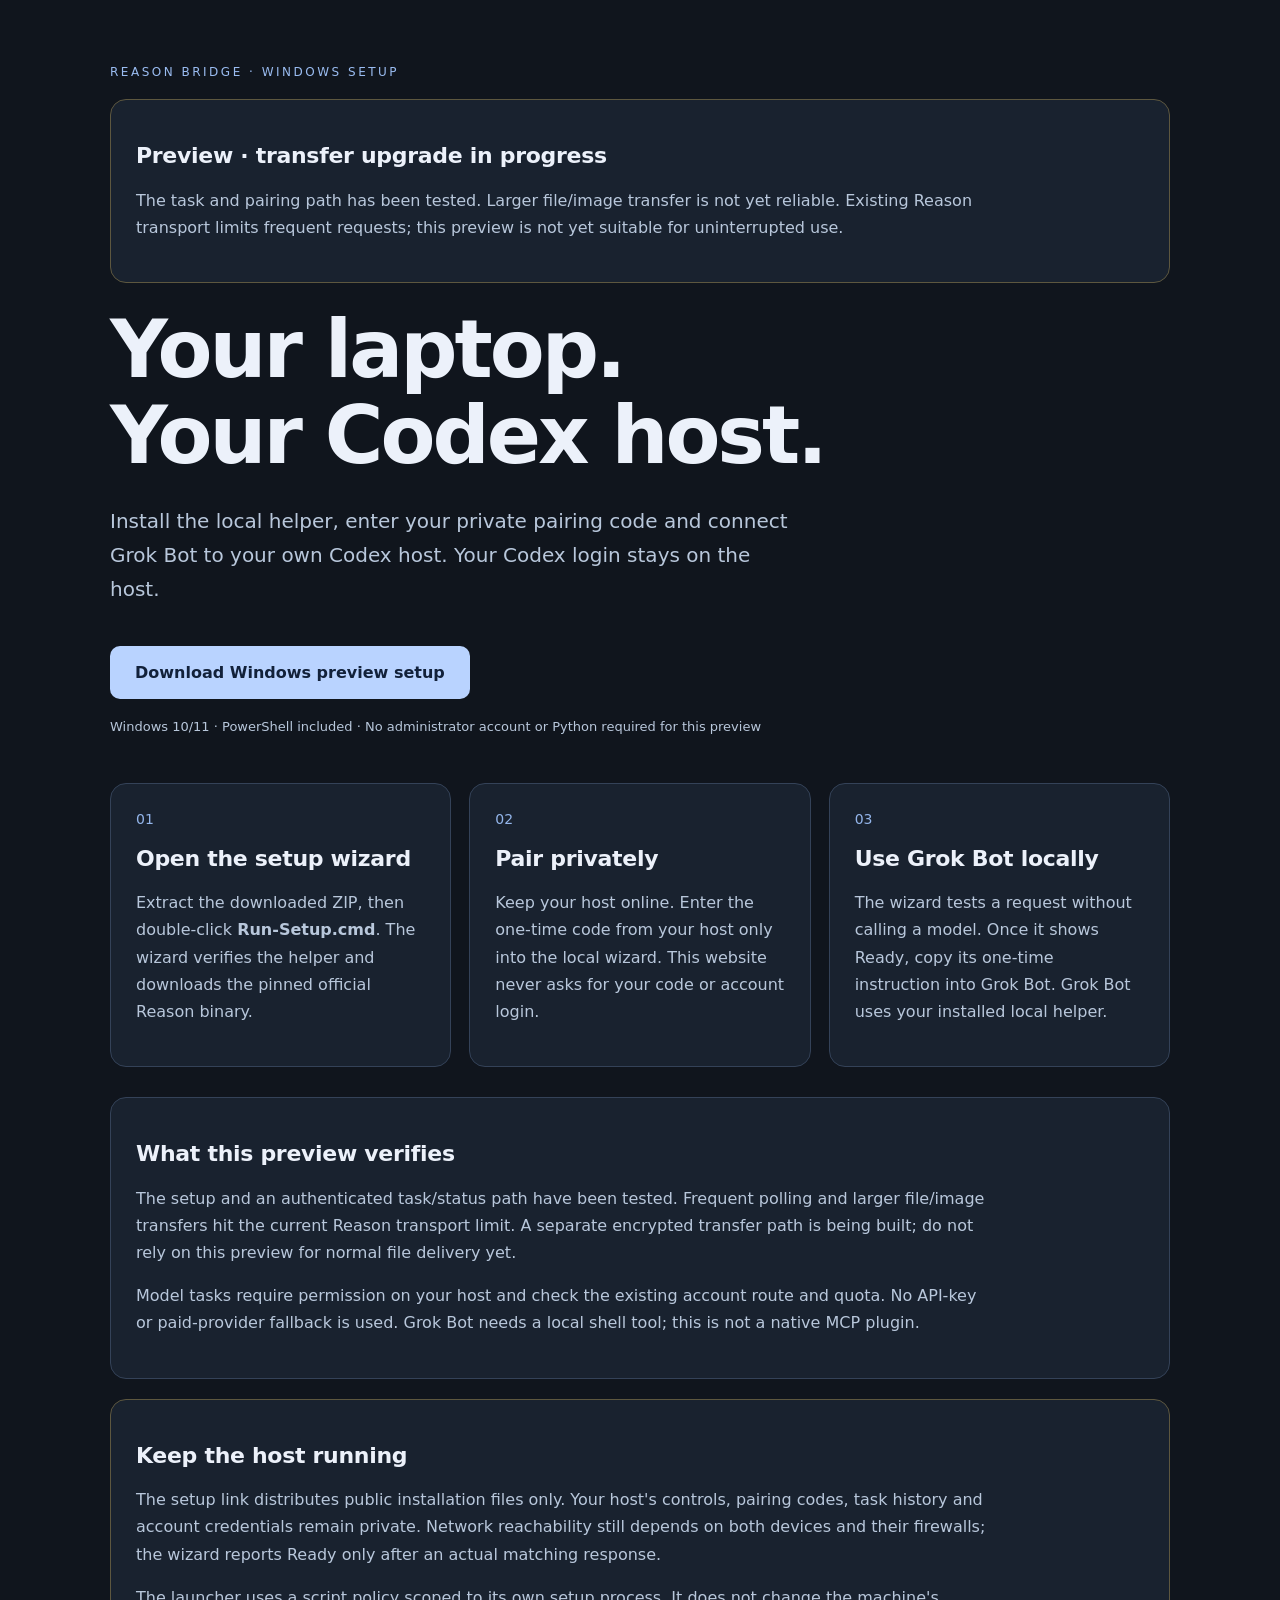
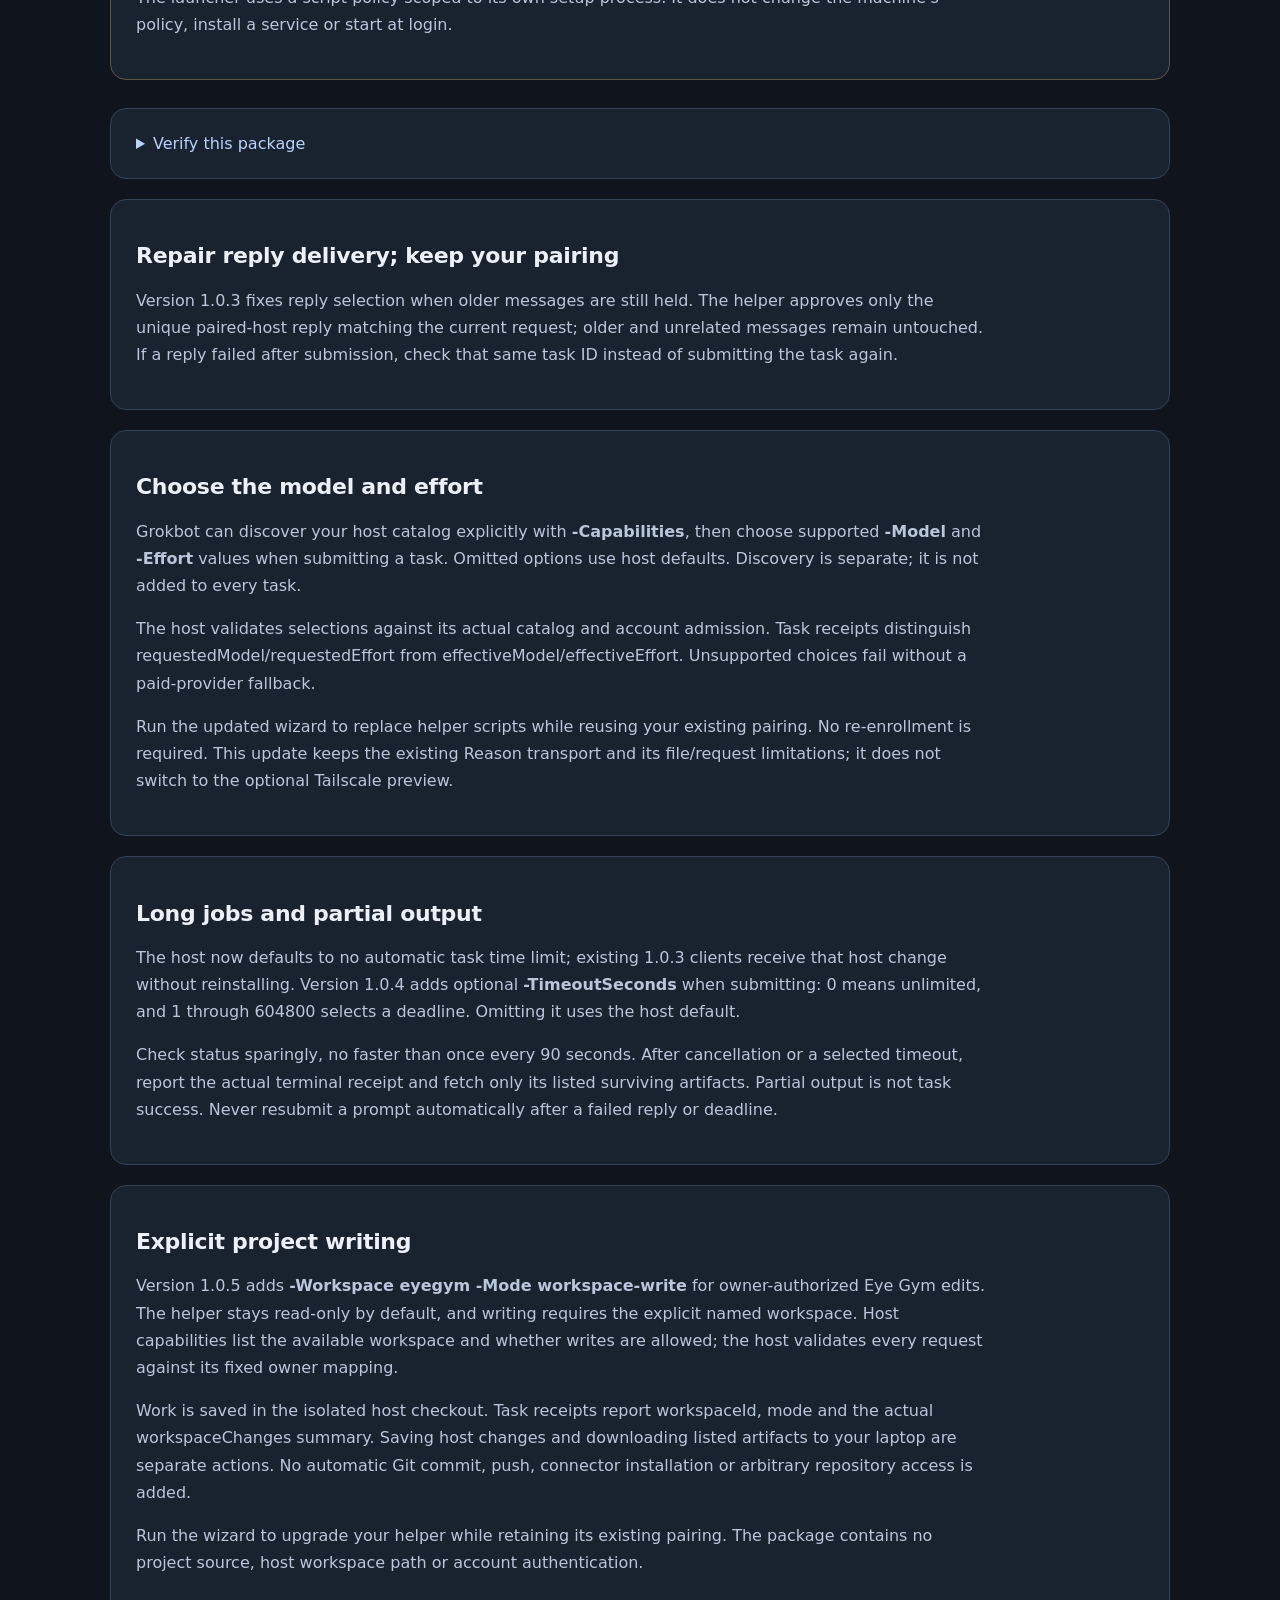
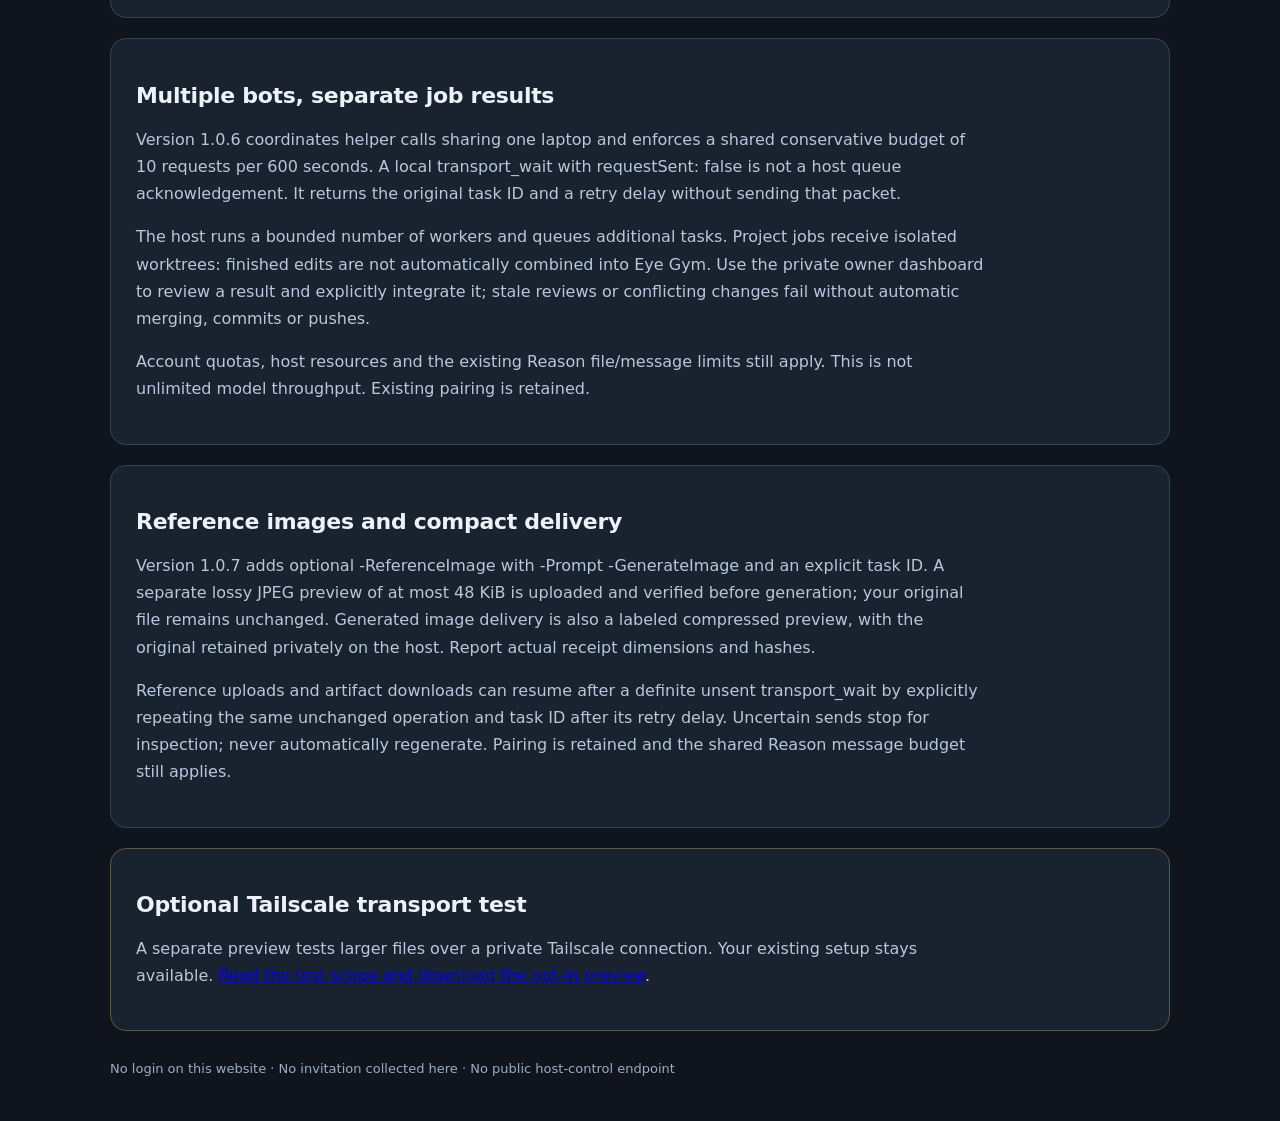
<file: index.html>
<!doctype html><html lang="en"><head><meta charset="utf-8"><meta name="viewport" content="width=device-width,initial-scale=1"><title>Reason Bridge · Connect a Windows laptop</title><link rel="stylesheet" href="style.css"></head><body><main>
<div class="eyebrow">REASON BRIDGE · WINDOWS SETUP</div><section class="note"><h2>Preview · transfer upgrade in progress</h2><p>The task and pairing path has been tested. Larger file/image transfer is not yet reliable. Existing Reason transport limits frequent requests; this preview is not yet suitable for uninterrupted use.</p></section><h1>Your laptop.<br>Your Codex host.</h1><p class="lead">Install the local helper, enter your private pairing code and connect Grok Bot to your own Codex host. Your Codex login stays on the host.</p>
<a class="download" href="ReasonBridge-Windows-Setup-1.0.7.zip" download>Download Windows preview setup</a><p class="small">Windows 10/11 · PowerShell included · No administrator account or Python required for this preview</p>
<div class="steps"><article><span>01</span><h2>Open the setup wizard</h2><p>Extract the downloaded ZIP, then double-click <strong>Run-Setup.cmd</strong>. The wizard verifies the helper and downloads the pinned official Reason binary.</p></article><article><span>02</span><h2>Pair privately</h2><p>Keep your host online. Enter the one-time code from your host only into the local wizard. This website never asks for your code or account login.</p></article><article><span>03</span><h2>Use Grok Bot locally</h2><p>The wizard tests a request without calling a model. Once it shows Ready, copy its one-time instruction into Grok Bot. Grok Bot uses your installed local helper.</p></article></div>
<section><h2>What this preview verifies</h2><p>The setup and an authenticated task/status path have been tested. Frequent polling and larger file/image transfers hit the current Reason transport limit. A separate encrypted transfer path is being built; do not rely on this preview for normal file delivery yet.</p><p>Model tasks require permission on your host and check the existing account route and quota. No API-key or paid-provider fallback is used. Grok Bot needs a local shell tool; this is not a native MCP plugin.</p></section>
<section class="note"><h2>Keep the host running</h2><p>The setup link distributes public installation files only. Your host's controls, pairing codes, task history and account credentials remain private. Network reachability still depends on both devices and their firewalls; the wizard reports Ready only after an actual matching response.</p><p>The launcher uses a script policy scoped to its own setup process. It does not change the machine's policy, install a service or start at login.</p></section>
<details><summary>Verify this package</summary><p>SHA256 of ReasonBridge-Windows-Setup-1.0.7.zip:</p><code>c31057c46e37630d3ddfe41a1d0829a8caa58046754eb2f5855fa09bcbaadf55</code><p>Version 1.0.7. The ZIP contains only the reviewed setup wizard and client helper files, with their checksum manifest.</p></details>
<section><h2>Repair reply delivery; keep your pairing</h2><p>Version 1.0.3 fixes reply selection when older messages are still held. The helper approves only the unique paired-host reply matching the current request; older and unrelated messages remain untouched. If a reply failed after submission, check that same task ID instead of submitting the task again.</p></section><section><h2>Choose the model and effort</h2><p>Grokbot can discover your host catalog explicitly with <strong>-Capabilities</strong>, then choose supported <strong>-Model</strong> and <strong>-Effort</strong> values when submitting a task. Omitted options use host defaults. Discovery is separate; it is not added to every task.</p><p>The host validates selections against its actual catalog and account admission. Task receipts distinguish requestedModel/requestedEffort from effectiveModel/effectiveEffort. Unsupported choices fail without a paid-provider fallback.</p><p>Run the updated wizard to replace helper scripts while reusing your existing pairing. No re-enrollment is required. This update keeps the existing Reason transport and its file/request limitations; it does not switch to the optional Tailscale preview.</p></section><section><h2>Long jobs and partial output</h2><p>The host now defaults to no automatic task time limit; existing 1.0.3 clients receive that host change without reinstalling. Version 1.0.4 adds optional <strong>-TimeoutSeconds</strong> when submitting: 0 means unlimited, and 1 through 604800 selects a deadline. Omitting it uses the host default.</p><p>Check status sparingly, no faster than once every 90 seconds. After cancellation or a selected timeout, report the actual terminal receipt and fetch only its listed surviving artifacts. Partial output is not task success. Never resubmit a prompt automatically after a failed reply or deadline.</p></section><section><h2>Explicit project writing</h2><p>Version 1.0.5 adds <strong>-Workspace eyegym -Mode workspace-write</strong> for owner-authorized Eye Gym edits. The helper stays read-only by default, and writing requires the explicit named workspace. Host capabilities list the available workspace and whether writes are allowed; the host validates every request against its fixed owner mapping.</p><p>Work is saved in the isolated host checkout. Task receipts report workspaceId, mode and the actual workspaceChanges summary. Saving host changes and downloading listed artifacts to your laptop are separate actions. No automatic Git commit, push, connector installation or arbitrary repository access is added.</p><p>Run the wizard to upgrade your helper while retaining its existing pairing. The package contains no project source, host workspace path or account authentication.</p></section><section><h2>Multiple bots, separate job results</h2><p>Version 1.0.6 coordinates helper calls sharing one laptop and enforces a shared conservative budget of 10 requests per 600 seconds. A local transport_wait with requestSent: false is not a host queue acknowledgement. It returns the original task ID and a retry delay without sending that packet.</p><p>The host runs a bounded number of workers and queues additional tasks. Project jobs receive isolated worktrees: finished edits are not automatically combined into Eye Gym. Use the private owner dashboard to review a result and explicitly integrate it; stale reviews or conflicting changes fail without automatic merging, commits or pushes.</p><p>Account quotas, host resources and the existing Reason file/message limits still apply. This is not unlimited model throughput. Existing pairing is retained.</p></section><section><h2>Reference images and compact delivery</h2><p>Version 1.0.7 adds optional -ReferenceImage with -Prompt -GenerateImage and an explicit task ID. A separate lossy JPEG preview of at most 48 KiB is uploaded and verified before generation; your original file remains unchanged. Generated image delivery is also a labeled compressed preview, with the original retained privately on the host. Report actual receipt dimensions and hashes.</p><p>Reference uploads and artifact downloads can resume after a definite unsent transport_wait by explicitly repeating the same unchanged operation and task ID after its retry delay. Uncertain sends stop for inspection; never automatically regenerate. Pairing is retained and the shared Reason message budget still applies.</p></section><section class="note"><h2>Optional Tailscale transport test</h2><p>A separate preview tests larger files over a private Tailscale connection. Your existing setup stays available. <a href="tailscale-preview.html">Read the test scope and download the opt-in preview</a>.</p></section><footer>No login on this website · No invitation collected here · No public host-control endpoint</footer>
</main></body></html>
</file>
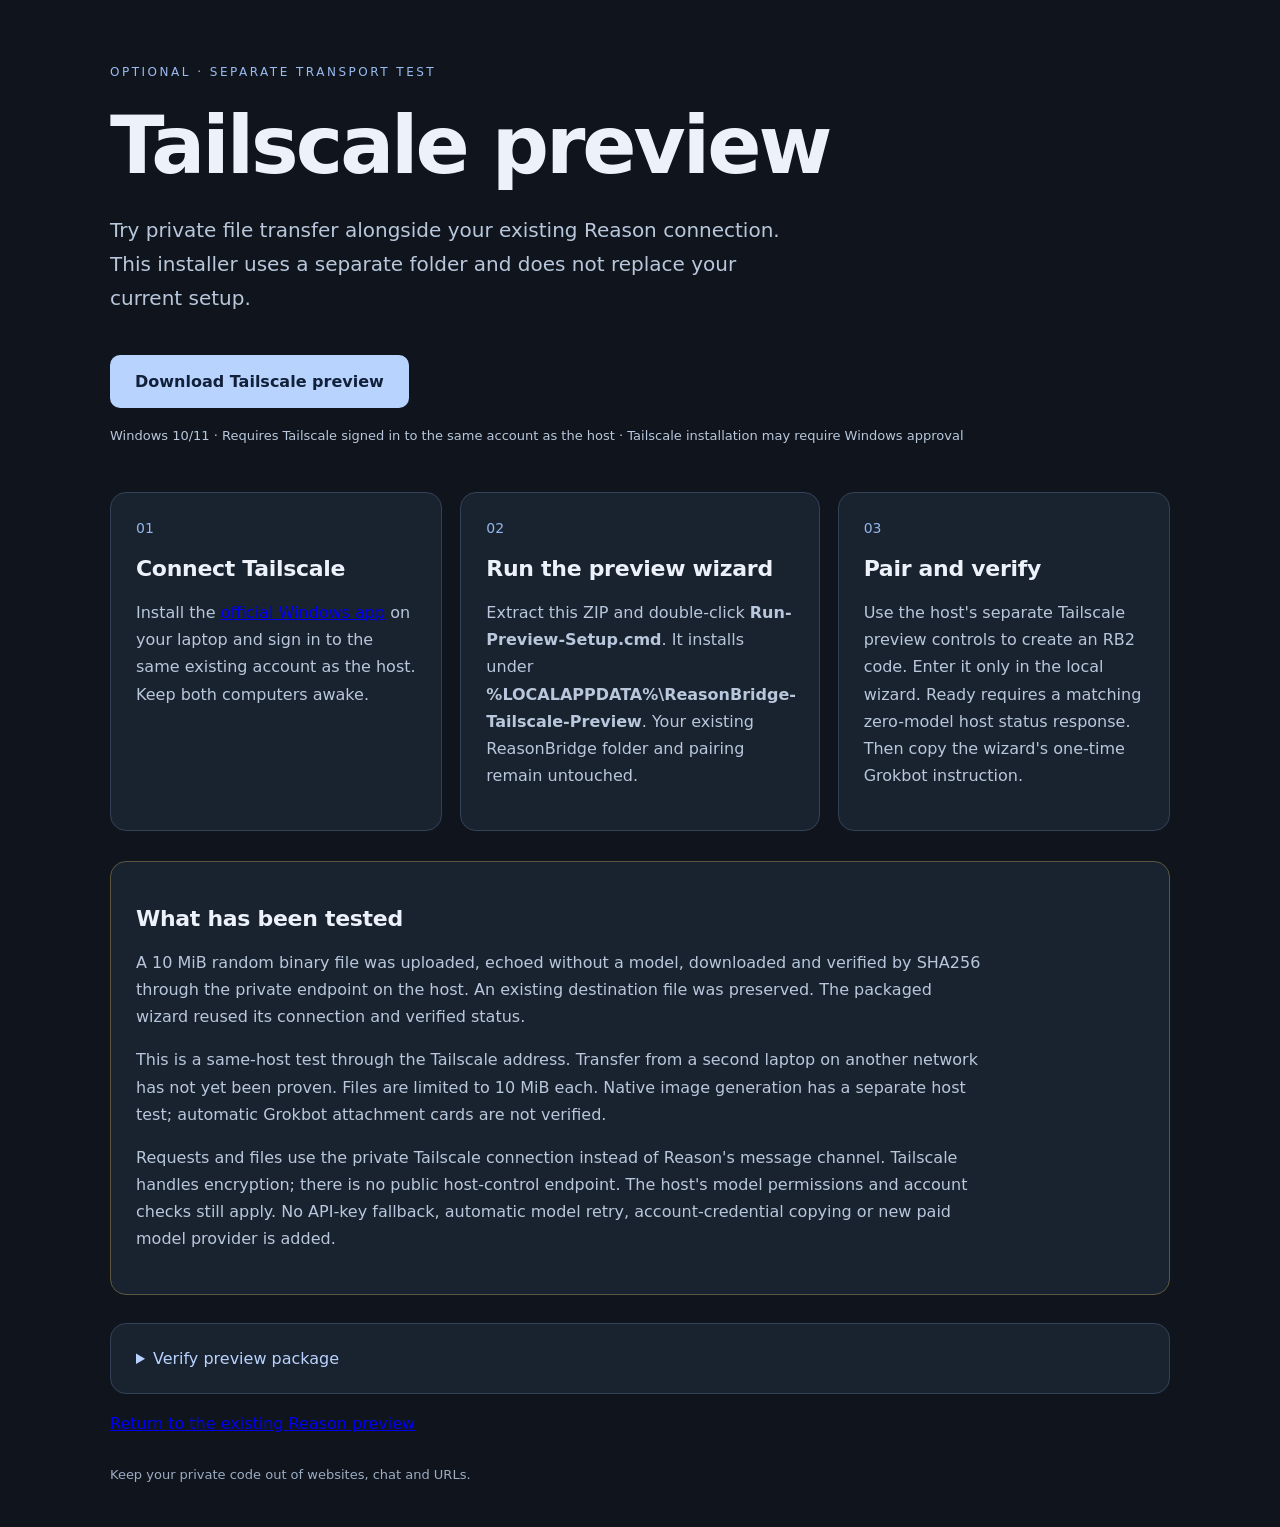
<file: tailscale-preview.html>
<!doctype html><html lang="en"><head><meta charset="utf-8"><meta name="viewport" content="width=device-width,initial-scale=1"><title>Tailscale transport preview</title><link rel="stylesheet" href="style.css"></head><body><main><div class="eyebrow">OPTIONAL · SEPARATE TRANSPORT TEST</div><h1>Tailscale preview</h1><p class="lead">Try private file transfer alongside your existing Reason connection. This installer uses a separate folder and does not replace your current setup.</p><a class="download" href="ReasonBridge-Tailscale-Preview.zip" download>Download Tailscale preview</a><p class="small">Windows 10/11 · Requires Tailscale signed in to the same account as the host · Tailscale installation may require Windows approval</p><div class="steps"><article><span>01</span><h2>Connect Tailscale</h2><p>Install the <a href="https://tailscale.com/download/windows">official Windows app</a> on your laptop and sign in to the same existing account as the host. Keep both computers awake.</p></article><article><span>02</span><h2>Run the preview wizard</h2><p>Extract this ZIP and double-click <strong>Run-Preview-Setup.cmd</strong>. It installs under <strong>%LOCALAPPDATA%\ReasonBridge-Tailscale-Preview</strong>. Your existing ReasonBridge folder and pairing remain untouched.</p></article><article><span>03</span><h2>Pair and verify</h2><p>Use the host's separate Tailscale preview controls to create an RB2 code. Enter it only in the local wizard. Ready requires a matching zero-model host status response. Then copy the wizard's one-time Grokbot instruction.</p></article></div><section class="note"><h2>What has been tested</h2><p>A 10 MiB random binary file was uploaded, echoed without a model, downloaded and verified by SHA256 through the private endpoint on the host. An existing destination file was preserved. The packaged wizard reused its connection and verified status.</p><p>This is a same-host test through the Tailscale address. Transfer from a second laptop on another network has not yet been proven. Files are limited to 10 MiB each. Native image generation has a separate host test; automatic Grokbot attachment cards are not verified.</p><p>Requests and files use the private Tailscale connection instead of Reason's message channel. Tailscale handles encryption; there is no public host-control endpoint. The host's model permissions and account checks still apply. No API-key fallback, automatic model retry, account-credential copying or new paid model provider is added.</p></section><details><summary>Verify preview package</summary><code>41d51b3ea9cf0fdc241e673822dcf8f4da3c4a649b53c5a4479b42a1480633cc</code><p>The preview contains only installation scripts, the local helper and a checksum manifest. It contains no pairing token, host address, account authentication or task history.</p></details><p><a href="index.html">Return to the existing Reason preview</a></p><footer>Keep your private code out of websites, chat and URLs.</footer></main></body></html>
</file>
<file: style.css>
:root{font-family:system-ui,-apple-system,Segoe UI,sans-serif;color:#ecf1fa;background:#10151d}body{margin:0}main{max-width:1060px;padding:65px 28px 45px;margin:auto}.eyebrow{font-size:12px;letter-spacing:2.5px;color:#9abcf1}h1{font-size:clamp(48px,7vw,80px);line-height:1.08;letter-spacing:-3px;margin:24px 0}h2{font-size:22px;letter-spacing:-.3px}p{line-height:1.7;color:#b8c7db}.lead{font-size:20px;max-width:690px}.download{display:inline-block;margin:20px 0 4px;padding:17px 25px;border-radius:10px;background:#b9d3ff;color:#12213a;text-decoration:none;font-weight:700}.small{font-size:13px}.steps{display:grid;grid-template-columns:repeat(3,1fr);gap:18px;margin:45px 0 30px}article,section,details{border:1px solid #344258;background:#19222f;border-radius:16px;padding:25px}article span{font-size:14px;color:#93b5ea}section{margin:20px 0}section p{max-width:850px}.note{border-color:#5d573f}details{margin-top:28px}summary{cursor:pointer;color:#b9d3ff}code{overflow-wrap:anywhere;color:#d7e6ff}footer{margin-top:30px;color:#9bacc3;font-size:13px}@media(max-width:760px){.steps{grid-template-columns:1fr}main{padding-top:36px}h1{letter-spacing:-2px}}
</file>
